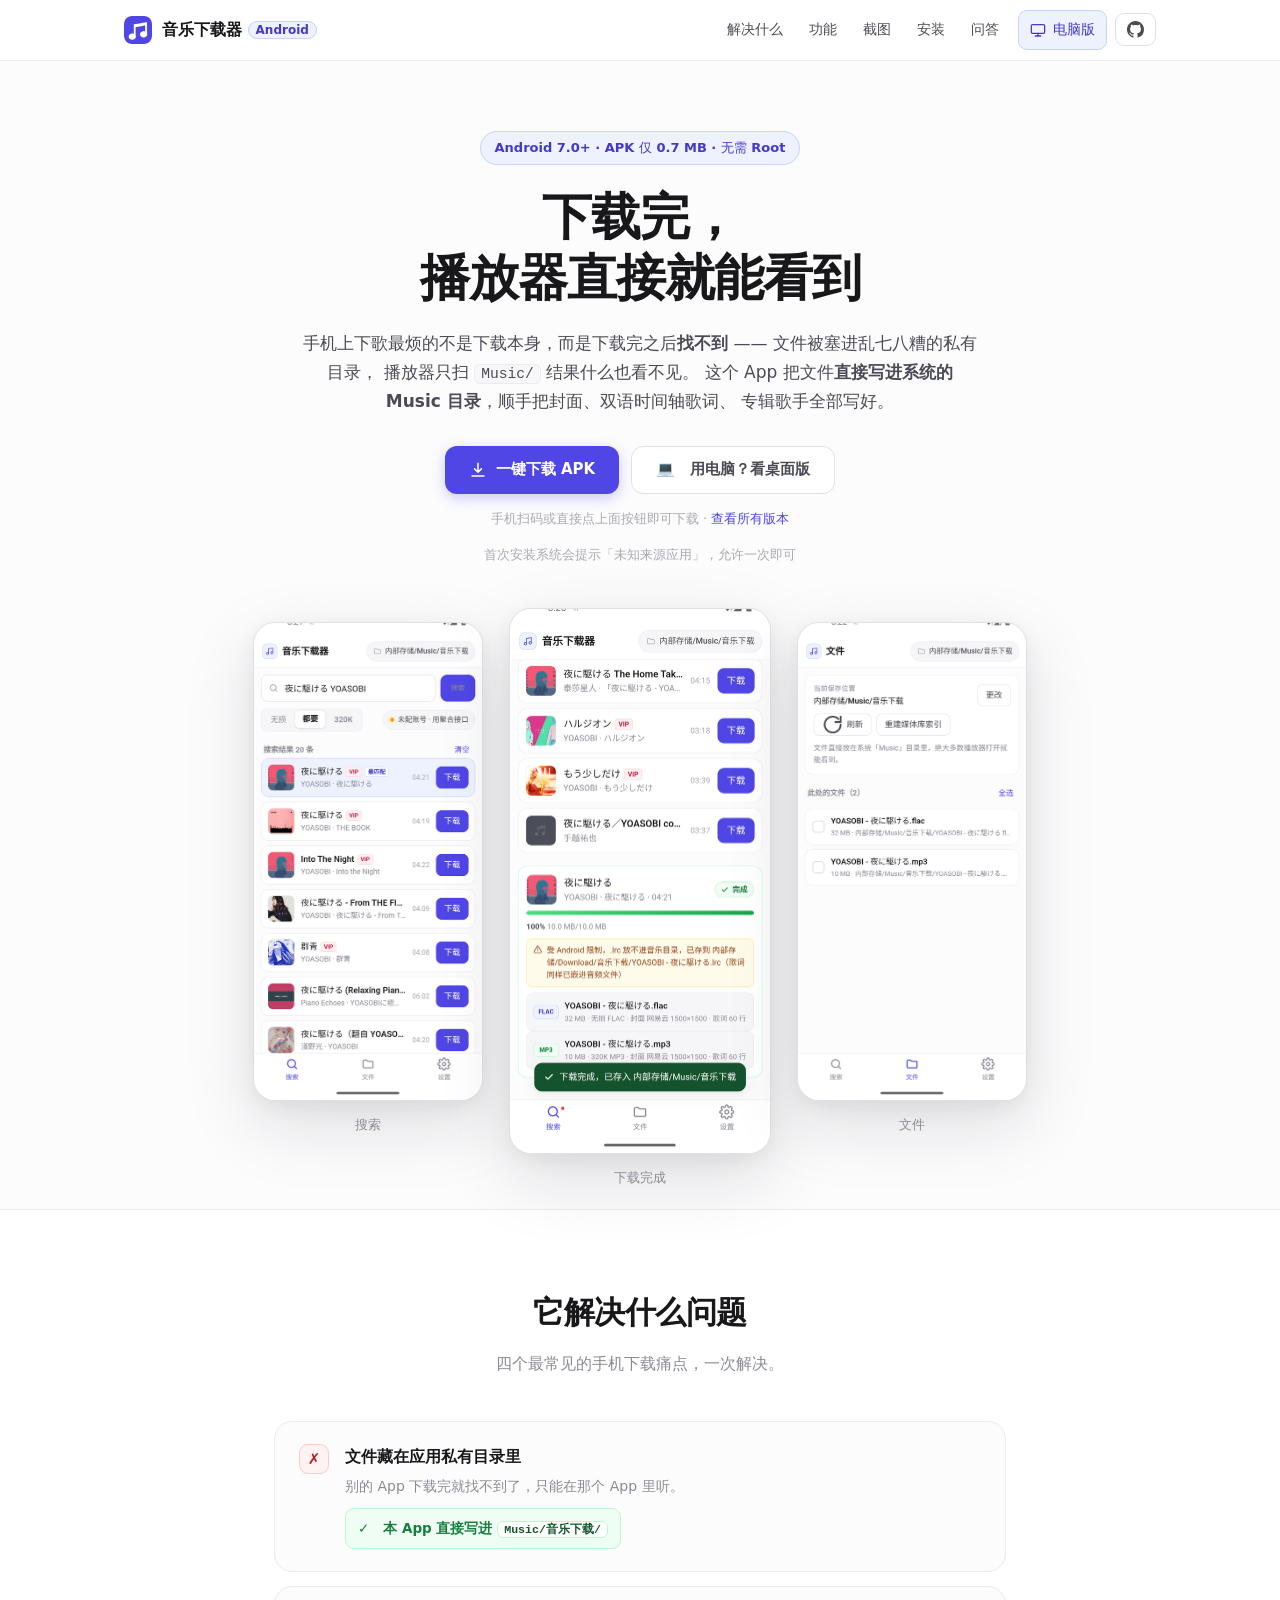
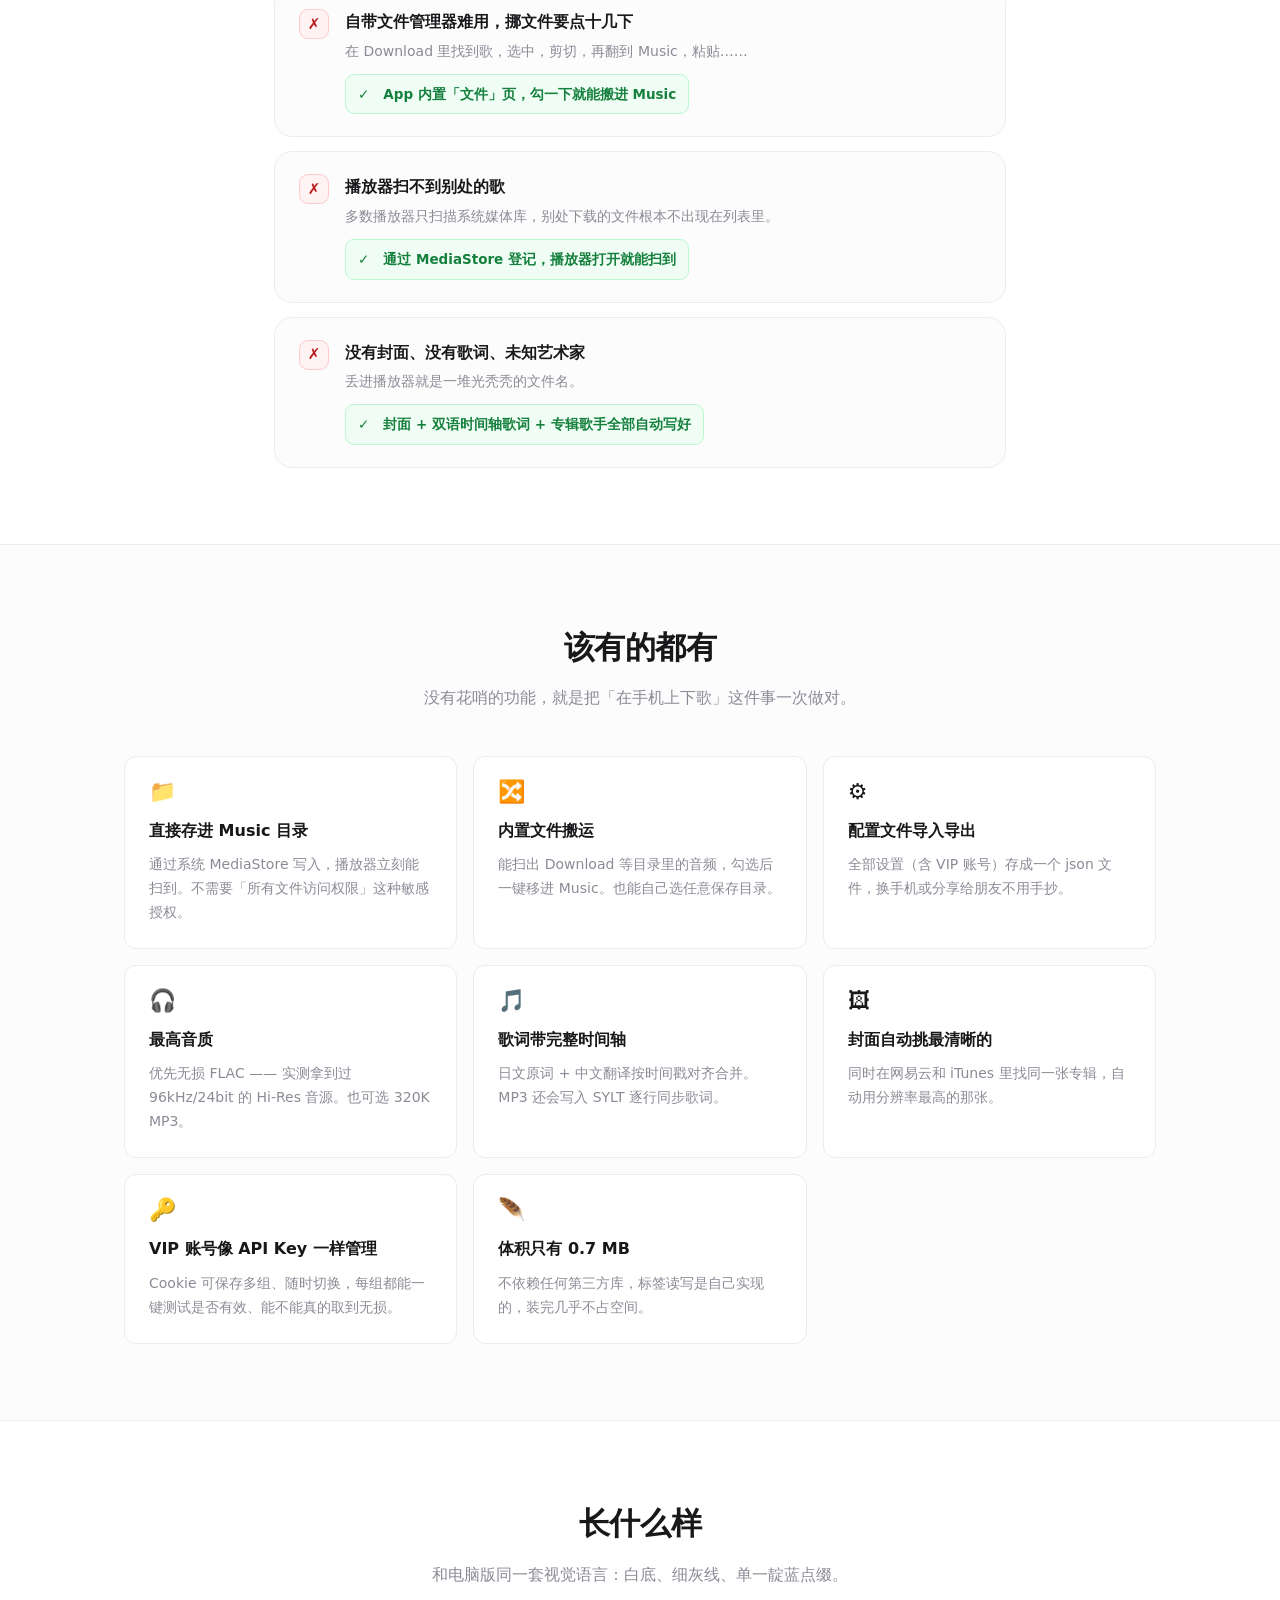
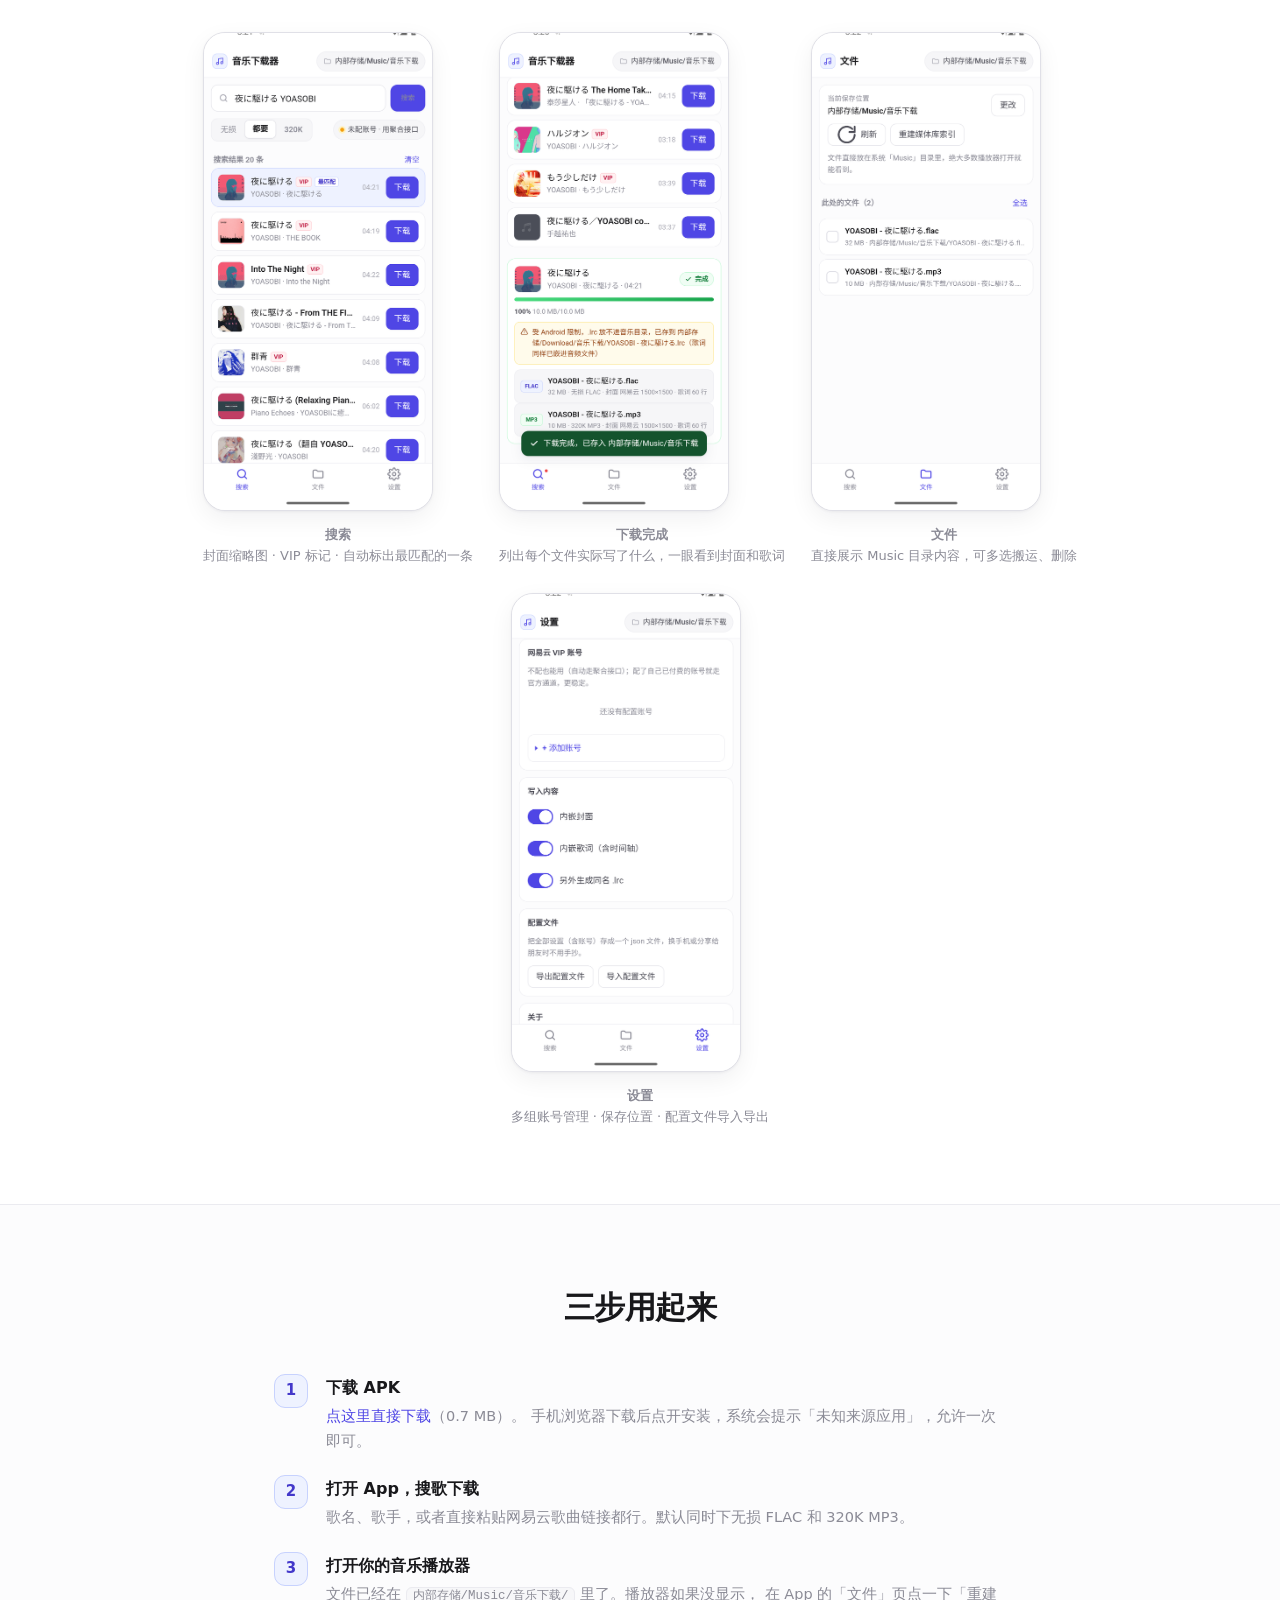
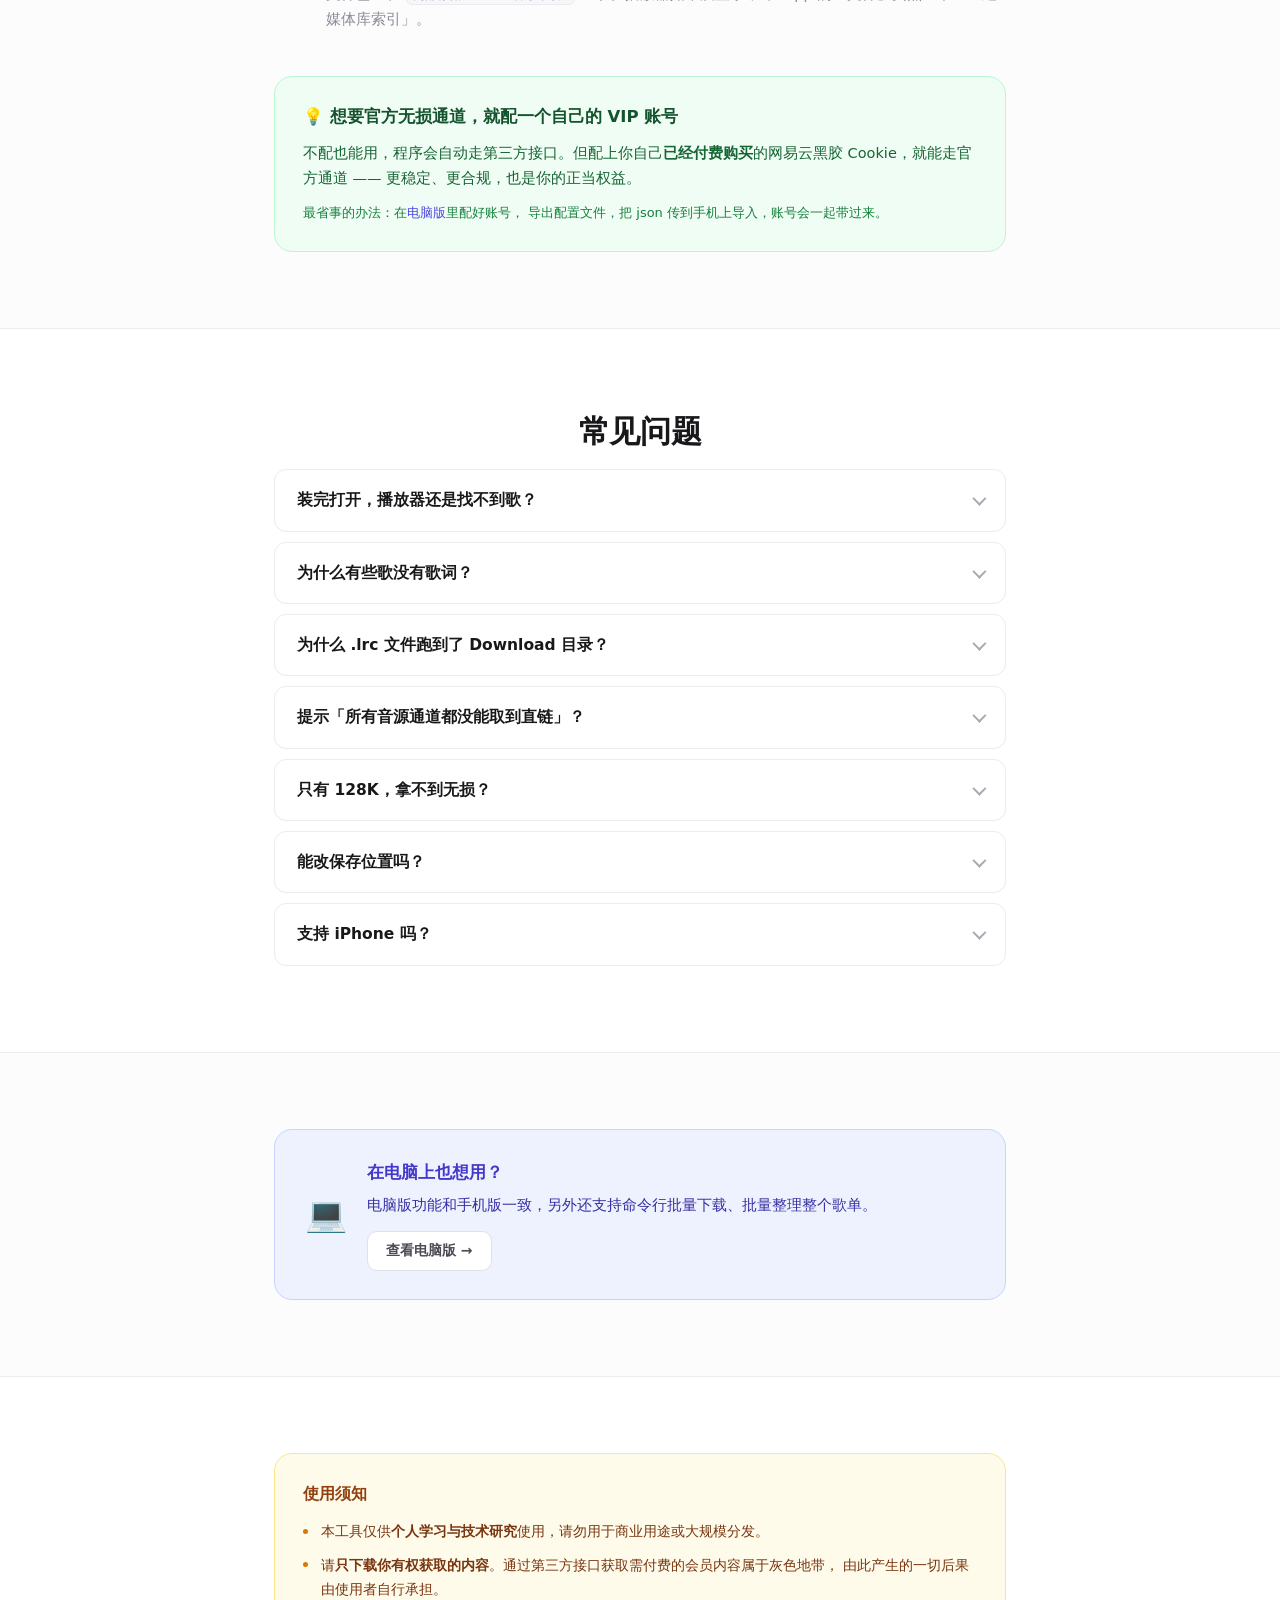
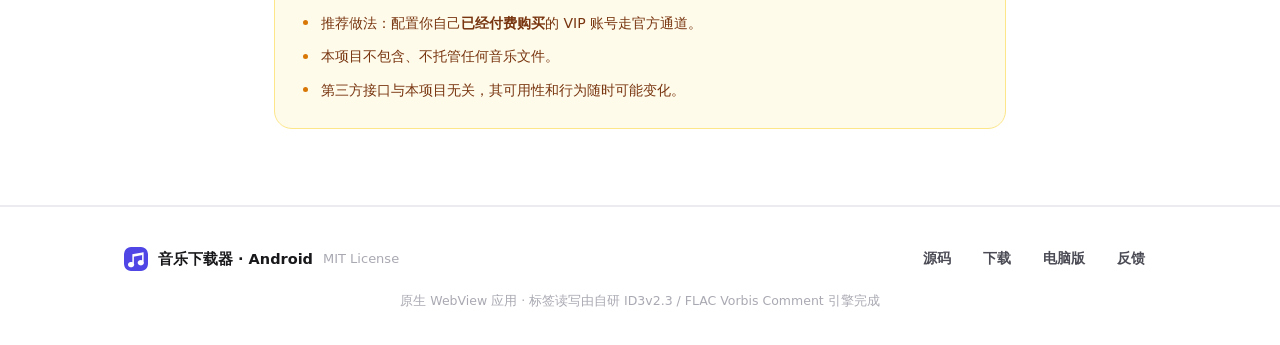
<file: docs/index.html>
<!DOCTYPE html>
<html lang="zh-CN">
<head>
<meta charset="UTF-8">
<meta name="viewport" content="width=device-width, initial-scale=1">
<title>音乐下载器 Android 版 — 下载完播放器直接就能看到</title>
<meta name="description" content="白色简约风的 Android 音乐下载工具。下载无损 FLAC / 320K MP3 的同时自动写入封面、双语时间轴歌词、专辑歌手标签，并直接存进系统 Music 目录，播放器立刻能扫到。">
<meta property="og:title" content="音乐下载器 · Android 版">
<meta property="og:description" content="下载完就能直接听，不用再手动把文件挪进 Music 文件夹">
<meta property="og:image" content="img/2-done.png">
<link rel="icon" href="img/icon.png">
<link rel="stylesheet" href="style.css">
</head>
<body>

<header class="nav">
  <div class="wrap nav-in">
    <a class="brand" href="#">
      <img src="img/icon.png" alt="" width="28" height="28">
      <span>音乐下载器 <em>Android</em></span>
    </a>
    <nav class="nav-links">
      <a href="#why">解决什么</a>
      <a href="#features">功能</a>
      <a href="#shots">截图</a>
      <a href="#start">安装</a>
      <a href="#faq">问答</a>
      <a class="gh desktop-link" href="https://nishicouqie.github.io/music-downloader/">
        <svg viewBox="0 0 24 24" width="16" height="16" fill="none" stroke="currentColor" stroke-width="1.9" stroke-linecap="round" stroke-linejoin="round"><rect x="2" y="4" width="20" height="13" rx="2"/><path d="M8 21h8M12 17v4"/></svg>
        <span>电脑版</span>
      </a>
      <a class="gh" href="https://github.com/nishicouqie/music-downloader-android" target="_blank" rel="noopener">
        <svg viewBox="0 0 16 16" width="17" height="17" fill="currentColor" aria-hidden="true"><path d="M8 0C3.58 0 0 3.58 0 8c0 3.54 2.29 6.53 5.47 7.59.4.07.55-.17.55-.38 0-.19-.01-.82-.01-1.49-2.01.37-2.53-.49-2.69-.94-.09-.23-.48-.94-.82-1.13-.28-.15-.68-.52-.01-.53.63-.01 1.08.58 1.23.82.72 1.21 1.87.87 2.33.66.07-.52.28-.87.51-1.07-1.78-.2-3.64-.89-3.64-3.95 0-.87.31-1.59.82-2.15-.08-.2-.36-1.02.08-2.12 0 0 .67-.21 2.2.82.64-.18 1.32-.27 2-.27s1.36.09 2 .27c1.53-1.04 2.2-.82 2.2-.82.44 1.1.16 1.92.08 2.12.51.56.82 1.27.82 2.15 0 3.07-1.87 3.75-3.65 3.95.29.25.54.73.54 1.48 0 1.07-.01 1.93-.01 2.2 0 .21.15.46.55.38A8.01 8.01 0 0 0 16 8c0-4.42-3.58-8-8-8z"/></svg>
      </a>
    </nav>
  </div>
</header>

<main>

<section class="hero">
  <div class="wrap">
    <div class="pill">Android 7.0+ · APK 仅 0.7 MB · 无需 Root</div>
    <h1>下载完，<br>播放器直接就能看到</h1>
    <p class="lead">
      手机上下歌最烦的不是下载本身，而是下载完之后<b>找不到</b> —— 文件被塞进乱七八糟的私有目录，
      播放器只扫 <code>Music/</code> 结果什么也看不见。
      这个 App 把文件<b>直接写进系统的 Music 目录</b>，顺手把封面、双语时间轴歌词、
      专辑歌手全部写好。
    </p>
    <div class="cta">
      <a class="btn btn-primary" href="https://github.com/nishicouqie/music-downloader-android/releases/latest/download/music-downloader-android.apk">
        <svg viewBox="0 0 24 24" width="18" height="18" fill="none" stroke="currentColor" stroke-width="2" stroke-linecap="round" stroke-linejoin="round"><path d="M12 3v12m0 0l-4.5-4.5M12 15l4.5-4.5M4 20h16"/></svg>
        一键下载 APK
      </a>
      <a class="btn btn-ghost" href="https://nishicouqie.github.io/music-downloader/">
        💻　用电脑？看桌面版
      </a>
    </div>
    <p class="note">
      手机扫码或直接点上面按钮即可下载 ·
      <a href="https://github.com/nishicouqie/music-downloader-android/releases">查看所有版本</a>
    </p>
    <p class="note">首次安装系统会提示「未知来源应用」，允许一次即可</p>
  </div>

  <div class="wrap">
    <div class="phones">
      <figure class="phone">
        <img src="img/1-search.png" alt="搜索界面">
        <figcaption>搜索</figcaption>
      </figure>
      <figure class="phone main-phone">
        <img src="img/2-done.png" alt="下载完成界面">
        <figcaption>下载完成</figcaption>
      </figure>
      <figure class="phone">
        <img src="img/3-files.png" alt="文件管理界面">
        <figcaption>文件</figcaption>
      </figure>
    </div>
  </div>
</section>

<section class="section alt" id="why">
  <div class="wrap narrow">
    <h2 class="h2">它解决什么问题</h2>
    <p class="h2sub">四个最常见的手机下载痛点，一次解决。</p>
    <div class="pains">
      <div class="pain">
        <div class="pain-x">✗</div>
        <div>
          <h3>文件藏在应用私有目录里</h3>
          <p>别的 App 下载完就找不到了，只能在那个 App 里听。</p>
          <div class="pain-ok">✓　本 App 直接写进 <code>Music/音乐下载/</code></div>
        </div>
      </div>
      <div class="pain">
        <div class="pain-x">✗</div>
        <div>
          <h3>自带文件管理器难用，挪文件要点十几下</h3>
          <p>在 Download 里找到歌，选中，剪切，再翻到 Music，粘贴……</p>
          <div class="pain-ok">✓　App 内置「文件」页，勾一下就能搬进 Music</div>
        </div>
      </div>
      <div class="pain">
        <div class="pain-x">✗</div>
        <div>
          <h3>播放器扫不到别处的歌</h3>
          <p>多数播放器只扫描系统媒体库，别处下载的文件根本不出现在列表里。</p>
          <div class="pain-ok">✓　通过 MediaStore 登记，播放器打开就能扫到</div>
        </div>
      </div>
      <div class="pain">
        <div class="pain-x">✗</div>
        <div>
          <h3>没有封面、没有歌词、未知艺术家</h3>
          <p>丢进播放器就是一堆光秃秃的文件名。</p>
          <div class="pain-ok">✓　封面 + 双语时间轴歌词 + 专辑歌手全部自动写好</div>
        </div>
      </div>
    </div>
  </div>
</section>

<section class="section" id="features">
  <div class="wrap">
    <h2 class="h2">该有的都有</h2>
    <p class="h2sub">没有花哨的功能，就是把「在手机上下歌」这件事一次做对。</p>
    <div class="grid">
      <div class="card">
        <div class="ico">📁</div>
        <h3>直接存进 Music 目录</h3>
        <p>通过系统 MediaStore 写入，播放器立刻能扫到。不需要「所有文件访问权限」这种敏感授权。</p>
      </div>
      <div class="card">
        <div class="ico">🔀</div>
        <h3>内置文件搬运</h3>
        <p>能扫出 Download 等目录里的音频，勾选后一键移进 Music。也能自己选任意保存目录。</p>
      </div>
      <div class="card">
        <div class="ico">⚙️</div>
        <h3>配置文件导入导出</h3>
        <p>全部设置（含 VIP 账号）存成一个 json 文件，换手机或分享给朋友不用手抄。</p>
      </div>
      <div class="card">
        <div class="ico">🎧</div>
        <h3>最高音质</h3>
        <p>优先无损 FLAC —— 实测拿到过 96kHz/24bit 的 Hi-Res 音源。也可选 320K MP3。</p>
      </div>
      <div class="card">
        <div class="ico">🎵</div>
        <h3>歌词带完整时间轴</h3>
        <p>日文原词 + 中文翻译按时间戳对齐合并。MP3 还会写入 SYLT 逐行同步歌词。</p>
      </div>
      <div class="card">
        <div class="ico">🖼</div>
        <h3>封面自动挑最清晰的</h3>
        <p>同时在网易云和 iTunes 里找同一张专辑，自动用分辨率最高的那张。</p>
      </div>
      <div class="card">
        <div class="ico">🔑</div>
        <h3>VIP 账号像 API Key 一样管理</h3>
        <p>Cookie 可保存多组、随时切换，每组都能一键测试是否有效、能不能真的取到无损。</p>
      </div>
      <div class="card">
        <div class="ico">🪶</div>
        <h3>体积只有 0.7 MB</h3>
        <p>不依赖任何第三方库，标签读写是自己实现的，装完几乎不占空间。</p>
      </div>
    </div>
  </div>
</section>

<section class="section alt" id="shots">
  <div class="wrap">
    <h2 class="h2">长什么样</h2>
    <p class="h2sub">和电脑版同一套视觉语言：白底、细灰线、单一靛蓝点缀。</p>
    <div class="shots-row">
      <figure class="phone">
        <img src="img/1-search.png" alt="搜索结果">
        <figcaption><b>搜索</b><br>封面缩略图 · VIP 标记 · 自动标出最匹配的一条</figcaption>
      </figure>
      <figure class="phone">
        <img src="img/2-done.png" alt="下载完成">
        <figcaption><b>下载完成</b><br>列出每个文件实际写了什么，一眼看到封面和歌词</figcaption>
      </figure>
      <figure class="phone">
        <img src="img/3-files.png" alt="文件管理">
        <figcaption><b>文件</b><br>直接展示 Music 目录内容，可多选搬运、删除</figcaption>
      </figure>
      <figure class="phone">
        <img src="img/5-settings-account.png" alt="设置">
        <figcaption><b>设置</b><br>多组账号管理 · 保存位置 · 配置文件导入导出</figcaption>
      </figure>
    </div>
  </div>
</section>

<section class="section" id="start">
  <div class="wrap narrow">
    <h2 class="h2">三步用起来</h2>
    <ol class="steps">
      <li>
        <span class="num">1</span>
        <div>
          <h3>下载 APK</h3>
          <p><a href="https://github.com/nishicouqie/music-downloader-android/releases/latest/download/music-downloader-android.apk">点这里直接下载</a>（0.7 MB）。
             手机浏览器下载后点开安装，系统会提示「未知来源应用」，允许一次即可。</p>
        </div>
      </li>
      <li>
        <span class="num">2</span>
        <div>
          <h3>打开 App，搜歌下载</h3>
          <p>歌名、歌手，或者直接粘贴网易云歌曲链接都行。默认同时下无损 FLAC 和 320K MP3。</p>
        </div>
      </li>
      <li>
        <span class="num">3</span>
        <div>
          <h3>打开你的音乐播放器</h3>
          <p>文件已经在 <code>内部存储/Music/音乐下载/</code> 里了。播放器如果没显示，
             在 App 的「文件」页点一下「重建媒体库索引」。</p>
        </div>
      </li>
    </ol>

    <div class="callout">
      <h3>💡 想要官方无损通道，就配一个自己的 VIP 账号</h3>
      <p>不配也能用，程序会自动走第三方接口。但配上你自己<b>已经付费购买</b>的网易云黑胶
         Cookie，就能走官方通道 —— 更稳定、更合规，也是你的正当权益。</p>
      <p class="small">最省事的办法：在<a href="https://nishicouqie.github.io/music-downloader/">电脑版</a>里配好账号，
         导出配置文件，把 json 传到手机上导入，账号会一起带过来。</p>
    </div>
  </div>
</section>

<section class="section alt" id="faq">
  <div class="wrap narrow">
    <h2 class="h2">常见问题</h2>

    <details>
      <summary>装完打开，播放器还是找不到歌？</summary>
      <p>先确认文件确实在 <code>内部存储/Music/音乐下载/</code>（App 的「文件」页能看到就说明在）。
         然后在「文件」页点一下「重建媒体库索引」，让系统重新扫描一次。</p>
      <p>部分播放器有自己的媒体库缓存，需要在它的设置里手动「重新扫描」。</p>
    </details>

    <details>
      <summary>为什么有些歌没有歌词？</summary>
      <p>歌词来自网易云。刚发布不久的新歌、纯音乐、冷门曲目在网易云本身就还没有歌词，
         这时 App 会明确提示「这首歌没有时间轴歌词」，音频和封面照常下载。</p>
    </details>

    <details>
      <summary>为什么 .lrc 文件跑到了 Download 目录？</summary>
      <p>Android 11 起，第三方应用不允许把非媒体文件写进 <code>Music/</code>，系统会直接拒绝。
         所以旁挂的 <code>.lrc</code> 会自动退到 <code>内部存储/Download/音乐下载/</code>。</p>
      <p><b>歌词本身照常可用</b> —— 已经嵌进音频文件的 USLT / LYRICS 标签里，任何主流播放器都能显示。
         如果你希望 .lrc 和音乐放一起，可以在设置里用「自己选一个目录」，通过系统选择器授权后就没有这个限制。</p>
    </details>

    <details>
      <summary>提示「所有音源通道都没能取到直链」？</summary>
      <p>三级通道全挂了。常见原因是第三方聚合接口临时限流或停止服务，或者这首歌要付费购买。
         点「重试」；到设置里点账号的「测试」检查 Cookie 是否还有效。</p>
    </details>

    <details>
      <summary>只有 128K，拿不到无损？</summary>
      <p>界面上会显示实际拿到的音质。显示「酷我 128K」说明前两级都没成功，降级到了兜底源。
         配一个网易云黑胶 VIP 账号走官方通道即可。</p>
    </details>

    <details>
      <summary>能改保存位置吗？</summary>
      <p>可以。设置 → 保存位置 →「自己选一个…」，用系统文件夹选择器挑任意目录。
         也可以只改 <code>Music/</code> 下的子目录名（默认 <code>音乐下载</code>）。</p>
    </details>

    <details>
      <summary>支持 iPhone 吗？</summary>
      <p>不支持。iOS 不开放「把文件写进公共音乐目录」这类操作，也无法复现本 App 的核心体验，
         而且上架需要 Mac 和苹果开发者账号。请使用 <a href="https://nishicouqie.github.io/music-downloader/">电脑版</a>。</p>
    </details>
  </div>
</section>

<section class="section">
  <div class="wrap narrow">
    <div class="cross">
      <div class="cross-ico">💻</div>
      <div>
        <h3>在电脑上也想用？</h3>
        <p>电脑版功能和手机版一致，另外还支持命令行批量下载、批量整理整个歌单。</p>
        <a class="btn btn-ghost btn-sm" href="https://nishicouqie.github.io/music-downloader/">
          查看电脑版 →
        </a>
      </div>
    </div>
  </div>
</section>

<section class="section alt">
  <div class="wrap narrow">
    <div class="warn">
      <h3>使用须知</h3>
      <ul>
        <li>本工具仅供<b>个人学习与技术研究</b>使用，请勿用于商业用途或大规模分发。</li>
        <li>请<b>只下载你有权获取的内容</b>。通过第三方接口获取需付费的会员内容属于灰色地带，
            由此产生的一切后果由使用者自行承担。</li>
        <li>推荐做法：配置你自己<b>已经付费购买</b>的 VIP 账号走官方通道。</li>
        <li>本项目不包含、不托管任何音乐文件。</li>
        <li>第三方接口与本项目无关，其可用性和行为随时可能变化。</li>
      </ul>
    </div>
  </div>
</section>

</main>

<footer class="foot">
  <div class="wrap">
    <div class="foot-in">
      <div>
        <img src="img/icon.png" alt="" width="24" height="24">
        <span>音乐下载器 · Android</span>
        <span class="dim">MIT License</span>
      </div>
      <div class="foot-links">
        <a href="https://github.com/nishicouqie/music-downloader-android">源码</a>
        <a href="https://github.com/nishicouqie/music-downloader-android/releases/latest">下载</a>
        <a href="https://nishicouqie.github.io/music-downloader/">电脑版</a>
        <a href="https://github.com/nishicouqie/music-downloader-android/issues">反馈</a>
      </div>
    </div>
    <p class="dis">原生 WebView 应用 · 标签读写由自研 ID3v2.3 / FLAC Vorbis Comment 引擎完成</p>
  </div>
</footer>

</body>
</html>
</file>
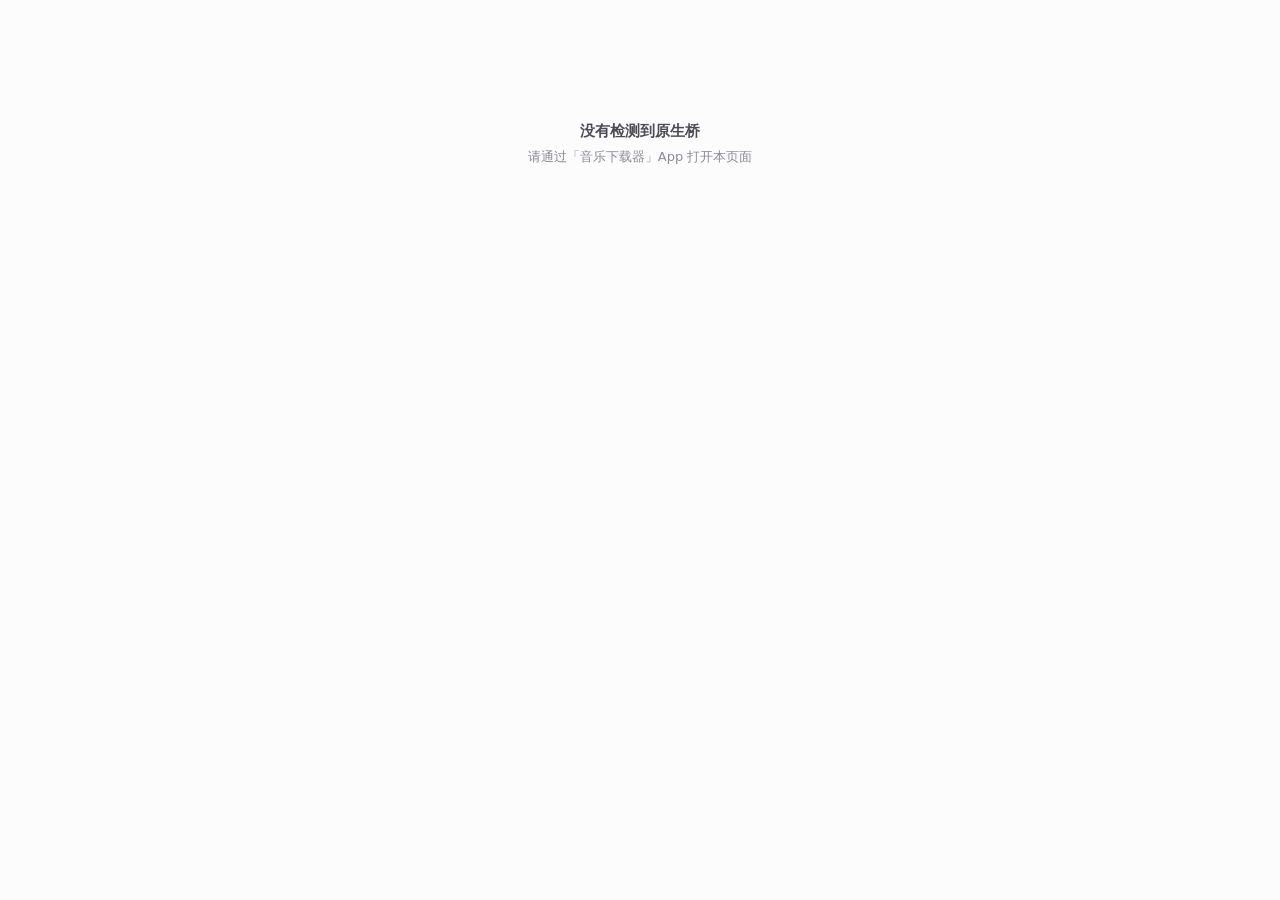
<file: app/src/main/assets/ui/index.html>
<!DOCTYPE html>
<html lang="zh-CN">
<head>
<meta charset="UTF-8">
<meta name="viewport" content="width=device-width,initial-scale=1,viewport-fit=cover,maximum-scale=1,user-scalable=no">
<meta name="theme-color" content="#ffffff">
<title>音乐下载器</title>
<link rel="stylesheet" href="style.css">
</head>
<body>

<header class="topbar">
  <div class="brand">
    <span class="brand-mark">
      <svg viewBox="0 0 24 24" fill="none" stroke="currentColor" stroke-width="2"
           stroke-linecap="round" stroke-linejoin="round">
        <path d="M9 18V5l12-2v13"/><circle cx="6" cy="18" r="3"/><circle cx="18" cy="16" r="3"/>
      </svg>
    </span>
    <span id="pageTitle">音乐下载器</span>
  </div>
  <button class="chip" id="btnTarget" title="保存位置">
    <svg viewBox="0 0 24 24" fill="none" stroke="currentColor" stroke-width="1.9"
         stroke-linecap="round" stroke-linejoin="round">
      <path d="M3 7a2 2 0 0 1 2-2h4l2 2h8a2 2 0 0 1 2 2v8a2 2 0 0 1-2 2H5a2 2 0 0 1-2-2z"/>
    </svg>
    <span id="targetText">…</span>
  </button>
</header>

<main id="main">

  <!-- ================= 搜索 ================= -->
  <section class="page" id="page-search">
    <div class="searchbox">
      <div class="search-wrap">
        <svg class="s-ico" viewBox="0 0 24 24" fill="none" stroke="currentColor"
             stroke-width="2.2" stroke-linecap="round">
          <circle cx="11" cy="11" r="7"/><path d="M20 20l-3.5-3.5"/>
        </svg>
        <input id="q" type="search" autocomplete="off" spellcheck="false"
               enterkeyhint="search" placeholder="歌名、歌手，或粘贴网易云链接">
        <button class="input-clear" id="btnClear" hidden aria-label="清空">
          <svg viewBox="0 0 24 24" fill="none" stroke="currentColor" stroke-width="2.2"
               stroke-linecap="round"><path d="M18 6 6 18M6 6l12 12"/></svg>
        </button>
      </div>
      <button class="btn btn-primary" id="btnSearch">
        <span class="lbl">搜索</span><span class="spin" hidden></span>
      </button>
    </div>

    <div class="chips-row">
      <div class="seg" id="segFormat">
        <button data-v="flac">无损</button>
        <button data-v="both">都要</button>
        <button data-v="mp3">320K</button>
      </div>
      <button class="status" id="sourceChip">
        <span class="dot"></span><span id="sourceText">…</span>
      </button>
    </div>

    <div id="results"></div>
    <div id="jobs"></div>
  </section>

  <!-- ================= 文件 ================= -->
  <section class="page" id="page-files" hidden>
    <div class="card">
      <div class="row-between">
        <div style="min-width:0">
          <div class="lbl">当前保存位置</div>
          <div class="path" id="filesTarget">…</div>
        </div>
        <button class="btn btn-sm btn-ghost" id="btnPickDir2">更改</button>
      </div>
      <div class="btn-row">
        <button class="btn btn-ghost btn-sm" id="btnRefresh">
          <svg viewBox="0 0 24 24" fill="none" stroke="currentColor" stroke-width="2"
               stroke-linecap="round" stroke-linejoin="round">
            <path d="M21 12a9 9 0 1 1-2.6-6.4M21 3v6h-6"/></svg>
          刷新
        </button>
        <button class="btn btn-ghost btn-sm" id="btnRescan">重建媒体库索引</button>
      </div>
      <p class="hint">文件直接放在系统「Music」目录里，绝大多数播放器打开就能看到。</p>
    </div>

    <div class="sec-head">
      <span id="mineCount">此处的文件</span>
      <button class="link" id="btnSelAll" hidden>全选</button>
    </div>
    <div id="mineList"></div>

    <div class="sec-head" id="elseHead" hidden>
      <span>其他位置发现的音频</span>
      <button class="link" id="btnScanElse">扫描</button>
    </div>
    <div id="elseList"></div>
    <p class="hint" id="elseHint" hidden>勾选后点「移动到这里」，就能把别处下载的歌收进 Music 目录。</p>
  </section>

  <!-- ================= 设置 ================= -->
  <section class="page" id="page-settings" hidden>
    <div class="card">
      <div class="grp-title">保存位置</div>
      <p class="hint" id="setTargetDesc">…</p>
      <div class="btn-row">
        <button class="btn btn-primary btn-sm" id="btnDefaultDir">用默认 Music 目录</button>
        <button class="btn btn-ghost btn-sm" id="btnPickDir">自己选一个…</button>
      </div>
      <label class="field">
        <span class="fl">子目录名</span>
        <input type="text" id="setDirName" placeholder="音乐下载">
      </label>
    </div>

    <div class="card">
      <div class="grp-title">下载</div>
      <label class="field">
        <span class="fl">默认格式</span>
        <div class="seg seg-full" id="setFormat">
          <button data-v="flac">无损 FLAC</button>
          <button data-v="both">都要</button>
          <button data-v="mp3">MP3 320K</button>
        </div>
      </label>
      <label class="field">
        <span class="fl">音源策略</span>
        <select id="setSource">
          <option value="official_first">官方 VIP 优先，失败自动降级</option>
          <option value="aggregator_only">只用聚合接口</option>
        </select>
      </label>
      <label class="field">
        <span class="fl">封面最大边长</span>
        <input type="number" id="setCoverMax" min="0" max="4000" step="100"
               inputmode="numeric">
      </label>
    </div>

    <div class="card">
      <div class="grp-title">网易云 VIP 账号</div>
      <p class="hint">不配也能用（自动走聚合接口）；配了自己已付费的账号就走官方通道，更稳定。</p>
      <div id="cookieList"></div>
      <details class="add-cookie" id="addCookieBox">
        <summary>+ 添加账号</summary>
        <div class="add-cookie-body">
          <label class="field">
            <span class="fl">名称</span>
            <input type="text" id="ckName" placeholder="例如：我的黑胶大号">
          </label>
          <label class="field">
            <span class="fl">MUSIC_U / Cookie</span>
            <textarea id="ckValue" rows="3" spellcheck="false"
                      placeholder="粘贴 MUSIC_U 的值，或整条 cookie 串"></textarea>
          </label>
          <div class="help">
            <b>最省事的拿法：</b>在电脑上用桌面版取好 Cookie，然后这里「导入配置文件」，
            账号会一起带过来，不用手抄。
          </div>
          <div class="btn-row btn-row-end">
            <button class="btn btn-ghost btn-sm" id="btnTestNew">先测一下</button>
            <button class="btn btn-primary btn-sm" id="btnAddCookie">保存</button>
          </div>
          <div id="testResult"></div>
        </div>
      </details>
    </div>

    <div class="card">
      <div class="grp-title">写入内容</div>
      <label class="switch"><input type="checkbox" id="setCover"><span></span>内嵌封面</label>
      <label class="switch"><input type="checkbox" id="setLyrics"><span></span>内嵌歌词（含时间轴）</label>
      <label class="switch"><input type="checkbox" id="setLrc"><span></span>另外生成同名 .lrc</label>
    </div>

    <div class="card">
      <div class="grp-title">配置文件</div>
      <p class="hint">把全部设置（含账号）存成一个 json 文件，换手机或分享给朋友时不用手抄。</p>
      <div class="btn-row">
        <button class="btn btn-ghost btn-sm" id="btnExport">导出配置文件</button>
        <button class="btn btn-ghost btn-sm" id="btnImport">导入配置文件</button>
      </div>
    </div>

    <div class="card">
      <div class="grp-title">关于</div>
      <p class="hint" id="aboutText">音乐下载器 Android 版</p>
      <p class="hint dim">标签读写由内置引擎完成，自研 ID3v2.3 / FLAC Vorbis Comment 写入，
        不依赖任何第三方库。</p>
    </div>

    <div class="card">
      <div class="grp-title">重置</div>
      <button class="btn btn-ghost btn-sm" id="btnReset">恢复默认设置</button>
    </div>

    <div class="foot-space"></div>
  </section>

</main>

<nav class="tabbar">
  <button class="tab active" data-tab="search">
    <svg viewBox="0 0 24 24" fill="none" stroke="currentColor" stroke-width="1.9"
         stroke-linecap="round"><circle cx="11" cy="11" r="7"/><path d="M20 20l-3.5-3.5"/></svg>
    <span>搜索</span><i class="badge-dot" id="tabBadge" hidden></i>
  </button>
  <button class="tab" data-tab="files">
    <svg viewBox="0 0 24 24" fill="none" stroke="currentColor" stroke-width="1.9"
         stroke-linecap="round" stroke-linejoin="round">
      <path d="M3 7a2 2 0 0 1 2-2h4l2 2h8a2 2 0 0 1 2 2v8a2 2 0 0 1-2 2H5a2 2 0 0 1-2-2z"/></svg>
    <span>文件</span>
  </button>
  <button class="tab" data-tab="settings">
    <svg viewBox="0 0 24 24" fill="none" stroke="currentColor" stroke-width="1.9"
         stroke-linecap="round" stroke-linejoin="round">
      <circle cx="12" cy="12" r="3"/>
      <path d="M19.4 15a1.7 1.7 0 0 0 .3 1.9l.1.1a2 2 0 1 1-2.8 2.8l-.1-.1a1.7 1.7 0 0 0-1.9-.3 1.7 1.7 0 0 0-1 1.5V21a2 2 0 1 1-4 0v-.1A1.7 1.7 0 0 0 9 19.4a1.7 1.7 0 0 0-1.9.3l-.1.1a2 2 0 1 1-2.8-2.8l.1-.1a1.7 1.7 0 0 0 .3-1.9 1.7 1.7 0 0 0-1.5-1H3a2 2 0 1 1 0-4h.1A1.7 1.7 0 0 0 4.6 9a1.7 1.7 0 0 0-.3-1.9l-.1-.1a2 2 0 1 1 2.8-2.8l.1.1a1.7 1.7 0 0 0 1.9.3H9a1.7 1.7 0 0 0 1-1.5V3a2 2 0 1 1 4 0v.1a1.7 1.7 0 0 0 1 1.5 1.7 1.7 0 0 0 1.9-.3l.1-.1a2 2 0 1 1 2.8 2.8l-.1.1a1.7 1.7 0 0 0-.3 1.9V9a1.7 1.7 0 0 0 1.5 1H21a2 2 0 1 1 0 4h-.1a1.7 1.7 0 0 0-1.5 1z"/></svg>
    <span>设置</span>
  </button>
</nav>

<div class="actionbar" id="actionBar" hidden>
  <span id="selText">已选 0 项</span>
  <div class="btn-row">
    <button class="btn btn-ghost btn-sm" id="btnMove">移动到这里</button>
    <button class="btn btn-danger btn-sm" id="btnDelete">删除</button>
  </div>
</div>

<div class="toasts" id="toasts"></div>

<script src="app.js"></script>
</body>
</html>
</file>
<file: docs/style.css>
/* ============================================================
   音乐下载器 Android · 项目主页
   与 App 同一套视觉语言：白底、细灰线、单一靛蓝点缀
   ============================================================ */

:root{
  --bg:#fcfcfd;
  --surface:#ffffff;
  --surface-2:#f7f7f9;
  --line:#ebebf0;
  --line-2:#e0e0e7;
  --ink:#18181b;
  --ink-2:#4b4b55;
  --muted:#8b8b96;
  --faint:#a9a9b3;
  --accent:#4f46e5;
  --accent-600:#4338ca;
  --accent-soft:#eef2ff;
  --accent-line:#c7d2fe;
  --ok:#15803d; --ok-soft:#f0fdf4; --ok-line:#bbf7d0;
  --warn:#b45309; --warn-soft:#fffbeb; --warn-line:#fde68a;
  --err:#b91c1c; --err-soft:#fef2f2; --err-line:#fecaca;
  --r:12px; --r-lg:18px;
  --sh-1:0 1px 2px rgba(20,20,30,.04);
  --sh-2:0 1px 3px rgba(20,20,30,.05), 0 8px 24px rgba(20,20,30,.06);
  --sh-3:0 24px 70px rgba(20,20,30,.13), 0 6px 20px rgba(20,20,30,.06);
}

*{box-sizing:border-box;margin:0;padding:0}
html{scroll-behavior:smooth}
body{
  font-family:"Segoe UI Variable Text","Segoe UI","Microsoft YaHei UI",
              "Microsoft YaHei","PingFang SC",system-ui,-apple-system,sans-serif;
  font-size:16px;line-height:1.7;color:var(--ink);background:var(--bg);
  -webkit-font-smoothing:antialiased;
}
a{color:var(--accent);text-decoration:none}
a:hover{text-decoration:underline}
img{max-width:100%;display:block}
code{font-family:"Cascadia Mono",Consolas,monospace;font-size:.86em;
  background:var(--surface-2);border:1px solid var(--line);
  padding:1px 6px;border-radius:6px;white-space:nowrap}
b,strong{font-weight:650}

.wrap{max-width:1080px;margin:0 auto;padding:0 24px}
.wrap.narrow{max-width:780px}

/* ---------------- 顶栏 ---------------- */
.nav{position:sticky;top:0;z-index:50;background:rgba(255,255,255,.85);
  backdrop:saturate(180%) blur(14px);border-bottom:1px solid var(--line)}
.nav-in{display:flex;align-items:center;justify-content:space-between;height:60px}
.brand{display:flex;align-items:center;gap:10px;color:var(--ink);
  font-weight:650;font-size:16px}
.brand:hover{text-decoration:none}
.brand img{border-radius:8px}
.brand em{font-style:normal;font-size:12px;font-weight:600;color:var(--accent-600);
  background:var(--accent-soft);border:1px solid var(--accent-line);
  padding:1px 7px;border-radius:99px;vertical-align:1px}
.nav-links{display:flex;align-items:center;gap:4px}
.nav-links a{color:var(--ink-2);font-size:14px;font-weight:500;
  padding:7px 11px;border-radius:9px;transition:background .15s,color .15s}
.nav-links a:hover{background:var(--surface-2);color:var(--ink);text-decoration:none}
.nav-links .gh{display:inline-flex;align-items:center;gap:7px;
  border:1px solid var(--line-2);background:var(--surface);margin-left:4px}
.nav-links .gh:hover{background:var(--surface-2)}
.nav-links .desktop-link{border:1px solid var(--accent-line);
  background:var(--accent-soft);color:var(--accent-600)}
.nav-links .desktop-link:hover{background:#e5e9ff}

/* ---------------- Hero ---------------- */
.hero{padding:70px 0 20px;text-align:center}
.pill{display:inline-block;font-size:13px;font-weight:550;color:var(--accent-600);
  background:var(--accent-soft);border:1px solid var(--accent-line);
  padding:5px 14px;border-radius:99px;margin-bottom:22px}
.hero h1{font-size:clamp(30px,5vw,50px);line-height:1.22;font-weight:750;
  letter-spacing:-.02em;margin-bottom:20px}
.lead{font-size:17px;color:var(--ink-2);max-width:680px;margin:0 auto 30px}
.cta{display:flex;gap:12px;justify-content:center;flex-wrap:wrap}
.btn{display:inline-flex;align-items:center;gap:9px;height:48px;padding:0 24px;
  border-radius:12px;font-size:15px;font-weight:600;
  transition:background .15s,box-shadow .15s,transform .08s}
.btn:hover{text-decoration:none}
.btn:active{transform:translateY(1px)}
.btn-primary{background:var(--accent);color:#fff;
  box-shadow:0 4px 14px rgba(79,70,229,.28)}
.btn-primary:hover{background:var(--accent-600)}
.btn-ghost{background:var(--surface);color:var(--ink-2);border:1px solid var(--line-2)}
.btn-ghost:hover{background:var(--surface-2)}
.btn-sm{height:40px;padding:0 18px;font-size:14px;border-radius:10px}
.note{font-size:13px;color:var(--faint);margin-top:14px}

/* ---------------- 手机截图 ---------------- */
.phones{display:flex;gap:26px;justify-content:center;align-items:flex-start;
  margin-top:56px;flex-wrap:wrap}
.phone{margin:0;text-align:center}
.phone img{width:230px;border-radius:22px;border:1px solid var(--line-2);
  box-shadow:var(--sh-3);background:var(--surface)}
.phone figcaption{font-size:13px;color:var(--muted);margin-top:14px;line-height:1.6}
.main-phone img{width:262px}
.main-phone{margin-top:-14px}
.shots-row{display:flex;gap:26px;justify-content:center;flex-wrap:wrap;margin-top:44px}
.shots-row .phone img{box-shadow:var(--sh-2)}

/* ---------------- 区块 ---------------- */
.section{padding:76px 0}
.section.alt{background:var(--surface);border-top:1px solid var(--line);
  border-bottom:1px solid var(--line)}
.h2{font-size:clamp(23px,3vw,31px);font-weight:720;letter-spacing:-.015em;
  text-align:center;margin-bottom:12px}
.h2sub{text-align:center;color:var(--muted);font-size:15.5px;margin-bottom:44px}

/* ---------------- 痛点对比 ---------------- */
.pains{display:grid;gap:14px;margin-top:40px}
.pain{display:flex;gap:16px;background:var(--bg);border:1px solid var(--line);
  border-radius:var(--r-lg);padding:22px 24px}
.pain-x{flex:0 0 auto;width:30px;height:30px;border-radius:9px;
  display:flex;align-items:center;justify-content:center;
  background:var(--err-soft);border:1px solid var(--err-line);color:var(--err);
  font-weight:700;font-size:15px}
.pain h3{font-size:15.5px;font-weight:650;margin-bottom:4px}
.pain p{font-size:14px;color:var(--muted);line-height:1.7}
.pain-ok{margin-top:10px;font-size:13.5px;font-weight:600;color:var(--ok);
  background:var(--ok-soft);border:1px solid var(--ok-line);
  border-radius:9px;padding:8px 12px;display:inline-block}
.pain-ok code{background:#fff;border-color:var(--ok-line);color:#14532d}

/* ---------------- 功能卡 ---------------- */
.grid{display:grid;gap:16px;margin-top:44px;
  grid-template-columns:repeat(auto-fit,minmax(268px,1fr))}
.card{background:var(--surface);border:1px solid var(--line);border-radius:var(--r);
  padding:24px;transition:border-color .18s,box-shadow .18s,transform .18s}
.card:hover{border-color:var(--line-2);box-shadow:var(--sh-2);transform:translateY(-2px)}
.card .ico{font-size:22px;line-height:1;margin-bottom:14px}
.card h3{font-size:16px;font-weight:650;margin-bottom:8px}
.card p{font-size:14px;color:var(--muted);line-height:1.72}

/* ---------------- 步骤 ---------------- */
.steps{list-style:none;margin-top:40px;display:grid;gap:22px}
.steps li{display:flex;gap:18px;align-items:flex-start}
.steps .num{flex:0 0 auto;width:34px;height:34px;border-radius:11px;
  background:var(--accent-soft);color:var(--accent-600);
  border:1px solid var(--accent-line);display:flex;align-items:center;
  justify-content:center;font-weight:700;font-size:15px}
.steps h3{font-size:16px;font-weight:650;margin-bottom:3px}
.steps p{font-size:14.5px;color:var(--muted)}

.callout{margin-top:44px;background:var(--ok-soft);border:1px solid var(--ok-line);
  border-radius:var(--r-lg);padding:26px 28px}
.callout h3{font-size:16.5px;font-weight:680;color:#14532d;margin-bottom:10px}
.callout p{font-size:14.5px;color:#166534;line-height:1.75}
.callout p + p{margin-top:10px}
.callout .small{font-size:13px;color:#15803d}
.callout code{background:#fff;border-color:var(--ok-line);color:#14532d}

/* ---------------- FAQ ---------------- */
details{background:var(--surface);border:1px solid var(--line);border-radius:var(--r);
  margin-bottom:10px;overflow:hidden;transition:border-color .16s}
details[open]{border-color:var(--line-2)}
summary{padding:17px 22px;font-weight:600;font-size:15.5px;cursor:pointer;
  list-style:none;display:flex;align-items:center;justify-content:space-between;
  gap:14px;user-select:none}
summary::-webkit-details-marker{display:none}
summary::after{content:"";flex:0 0 auto;width:8px;height:8px;
  border-right:2px solid var(--faint);border-bottom:2px solid var(--faint);
  transform:rotate(45deg) translateY(-2px);transition:transform .2s}
details[open] summary::after{transform:rotate(-135deg) translateY(-3px)}
summary:hover{background:var(--surface-2)}
details > p{padding:0 22px 18px;font-size:14.5px;color:var(--muted);line-height:1.8}
details > p + p{padding-top:0}

/* ---------------- 跨版本引导 ---------------- */
.cross{display:flex;gap:20px;align-items:center;background:var(--accent-soft);
  border:1px solid var(--accent-line);border-radius:var(--r-lg);padding:28px 30px}
.cross-ico{font-size:34px;line-height:1;flex:0 0 auto}
.cross h3{font-size:17px;font-weight:680;color:var(--accent-600);margin-bottom:6px}
.cross p{font-size:14.5px;color:#3730a3;margin-bottom:14px}
.cross .btn{background:#fff}
.cross .btn:hover{background:#f5f6ff}

/* ---------------- 须知 ---------------- */
.warn{background:var(--warn-soft);border:1px solid var(--warn-line);
  border-radius:var(--r-lg);padding:26px 28px}
.warn h3{font-size:16px;font-weight:680;color:#92400e;margin-bottom:12px}
.warn ul{list-style:none;display:grid;gap:9px}
.warn li{font-size:14px;color:#78350f;line-height:1.75;padding-left:18px;position:relative}
.warn li::before{content:"";position:absolute;left:0;top:.66em;width:5px;height:5px;
  border-radius:99px;background:#d97706}

/* ---------------- 页脚 ---------------- */
.foot{border-top:1px solid var(--line);background:var(--surface);padding:34px 0}
.foot-in{display:flex;align-items:center;justify-content:space-between;gap:18px;
  flex-wrap:wrap;margin-bottom:14px}
.foot-in > div{display:flex;align-items:center;gap:10px;font-weight:600;font-size:14.5px}
.foot-in img{border-radius:7px}
.foot-in .dim{font-weight:400;color:var(--faint);font-size:13px}
.foot-links{display:flex;gap:6px;flex-wrap:wrap}
.foot-links a{color:var(--ink-2);font-size:13.5px;padding:6px 11px;border-radius:8px}
.foot-links a:hover{background:var(--surface-2);text-decoration:none}
.dis{font-size:12.5px;color:var(--faint);text-align:center}

/* ---------------- 响应式 ---------------- */
@media (max-width:860px){
  .nav-links a:not(.gh):not(.desktop-link){display:none}
}
@media (max-width:720px){
  .nav-links .desktop-link span{display:none}
  .hero{padding:44px 0 10px}
  .section{padding:56px 0}
  .lead{font-size:15.5px}
  .cta{flex-direction:column;align-items:stretch}
  .cta .btn{justify-content:center}
  .phones{gap:16px;margin-top:36px}
  .phone img{width:150px;border-radius:16px}
  .main-phone img{width:170px}
  .main-phone{margin-top:-8px}
  .shots-row{gap:16px}
  .shots-row .phone img{width:150px}
  .callout,.warn,.cross{padding:22px}
  .cross{flex-direction:column;text-align:center;align-items:center}
}
</file>
<file: app/src/main/assets/ui/style.css>
/* ============================================================
   音乐下载器 Android —— 白色简约主题（触屏优化）
   ============================================================ */

:root{
  --bg:#fcfcfd;
  --surface:#ffffff;
  --surface-2:#f6f6f8;
  --line:#ebebf0;
  --line-2:#dedee5;
  --ink:#18181b;
  --ink-2:#4b4b55;
  --muted:#8b8b96;
  --faint:#a9a9b3;
  --accent:#4f46e5;
  --accent-600:#4338ca;
  --accent-soft:#eef2ff;
  --accent-line:#c7d2fe;
  --ok:#15803d; --ok-soft:#f0fdf4; --ok-line:#bbf7d0;
  --warn:#b45309; --warn-soft:#fffbeb; --warn-line:#fde68a;
  --err:#b91c1c; --err-soft:#fef2f2; --err-line:#fecaca;
  --r:14px; --r-sm:10px;
  --sh-1:0 1px 2px rgba(20,20,30,.05);
  --sh-2:0 1px 3px rgba(20,20,30,.06),0 6px 20px rgba(20,20,30,.06);
  --top:56px;
  --bot:calc(58px + env(safe-area-inset-bottom,0px));
}

*{box-sizing:border-box;margin:0;padding:0;-webkit-tap-highlight-color:transparent}
html,body{height:100%}
body{
  font-family:-apple-system,"HarmonyOS Sans SC","Noto Sans CJK SC",
              "Source Han Sans SC","Microsoft YaHei",system-ui,sans-serif;
  font-size:15px;line-height:1.55;color:var(--ink);background:var(--bg);
  -webkit-font-smoothing:antialiased;
  overscroll-behavior-y:none;
}
button,input,select,textarea{font:inherit;color:inherit}
button{border:none;background:none;cursor:pointer}
svg{width:100%;height:100%;display:block}
code{font-family:monospace;background:var(--surface-2);border:1px solid var(--line);
  padding:0 4px;border-radius:4px;font-size:.86em}
[hidden]{display:none !important}
.dim{color:var(--muted)}

/* ---------------- 顶栏 ---------------- */
.topbar{
  position:fixed;top:0;left:0;right:0;height:var(--top);z-index:30;
  display:flex;align-items:center;justify-content:space-between;
  padding:0 12px 0 14px;
  background:rgba(255,255,255,.9);
  backdrop:saturate(180%) blur(14px);
  border-bottom:1px solid var(--line);
  padding-top:env(safe-area-inset-top,0px);
  height:calc(var(--top) + env(safe-area-inset-top,0px));
}
.brand{display:flex;align-items:center;gap:8px;min-width:0}
.brand-mark{
  width:26px;height:26px;padding:5px;border-radius:8px;flex:0 0 auto;
  background:var(--accent-soft);color:var(--accent);
  border:1px solid var(--accent-line);
}
.brand span{font-weight:650;font-size:16px}
.chip{
  display:inline-flex;align-items:center;gap:6px;max-width:52%;
  height:34px;padding:0 11px;border-radius:99px;
  background:var(--surface-2);border:1px solid var(--line);
  font-size:12.5px;color:var(--ink-2);font-weight:500;
}
.chip svg{width:14px;height:14px;flex:0 0 auto;color:var(--faint)}
.chip span{overflow:hidden;text-overflow:ellipsis;white-space:nowrap}
.chip:active{background:var(--line)}

/* ---------------- 主体 ---------------- */
#main{
  position:fixed;left:0;right:0;overflow-y:auto;-webkit-overflow-scrolling:touch;
  top:calc(var(--top) + env(safe-area-inset-top,0px));
  bottom:var(--bot);
  padding:12px 12px 24px;
}
.page{display:flex;flex-direction:column;gap:12px}
.foot-space{height:8px}

/* ---------------- 搜索框 ---------------- */
.searchbox{display:flex;gap:8px}
.search-wrap{position:relative;flex:1;display:flex;align-items:center;min-width:0}
.s-ico{position:absolute;left:13px;width:17px;height:17px;color:var(--faint);
  pointer-events:none}
.search-wrap input{
  width:100%;height:46px;padding:0 38px 0 40px;
  border:1px solid var(--line-2);border-radius:12px;background:var(--surface);
  outline:none;font-size:15px;
}
.search-wrap input::placeholder{color:var(--faint);font-size:14px}
.search-wrap input:focus{border-color:var(--accent-line);
  box-shadow:0 0 0 3px var(--accent-soft)}
.input-clear{position:absolute;right:6px;width:32px;height:32px;padding:8px;
  border-radius:99px;color:var(--faint)}
.btn{
  display:inline-flex;align-items:center;justify-content:center;gap:6px;
  height:46px;padding:0 18px;border-radius:12px;font-weight:600;font-size:15px;
  white-space:nowrap;transition:background .15s,transform .08s;
}
.btn:active{transform:scale(.97)}
.btn-primary{background:var(--accent);color:#fff;box-shadow:var(--sh-1)}
.btn-primary:active{background:var(--accent-600)}
.btn-primary:disabled{background:#c3c3cf}
.btn-ghost{background:var(--surface);border:1px solid var(--line-2);color:var(--ink-2)}
.btn-danger{background:var(--err-soft);border:1px solid var(--err-line);color:var(--err)}
.btn-sm{height:38px;padding:0 14px;font-size:14px;border-radius:10px}
.btn-row{display:flex;gap:8px;flex-wrap:wrap;align-items:center}
.btn-row-end{justify-content:flex-end}
.spin{width:15px;height:15px;border-radius:99px;flex:0 0 auto;
  border:2px solid rgba(255,255,255,.4);border-top-color:#fff;
  animation:sp .7s linear infinite}
@keyframes sp{to{transform:rotate(360deg)}}

/* ---------------- 分段 / 状态 ---------------- */
.chips-row{display:flex;align-items:center;gap:8px}
.seg{display:inline-flex;padding:3px;gap:2px;border-radius:11px;
  background:var(--surface-2);border:1px solid var(--line);flex:0 0 auto}
.seg button{height:32px;padding:0 13px;border-radius:8px;font-size:13.5px;
  font-weight:550;color:var(--muted);transition:background .15s,color .15s}
.seg button.active{background:var(--surface);color:var(--ink);font-weight:650;
  box-shadow:var(--sh-1);border:1px solid var(--line-2);margin:-1px;height:32px}
.seg-full{display:flex;width:100%}
.seg-full button{flex:1;height:38px}
.seg-full button.active{height:38px}
.status{
  display:inline-flex;align-items:center;gap:6px;margin-left:auto;
  height:34px;padding:0 11px;border-radius:99px;max-width:58%;
  background:var(--surface-2);border:1px solid var(--line);
  font-size:12.5px;color:var(--ink-2)
}
.status span{overflow:hidden;text-overflow:ellipsis;white-space:nowrap}
.status .dot{width:7px;height:7px;border-radius:99px;background:var(--faint);flex:0 0 auto}
.status.ok .dot{background:#22c55e;box-shadow:0 0 0 3px #dcfce7}
.status.warn .dot{background:#f59e0b;box-shadow:0 0 0 3px #fef3c7}

/* ---------------- 卡片 ---------------- */
.card{background:var(--surface);border:1px solid var(--line);
  border-radius:var(--r);padding:14px;display:flex;flex-direction:column;gap:11px}
.grp-title{font-size:13px;font-weight:700;color:var(--ink-2);letter-spacing:.02em}
.lbl{font-size:12px;color:var(--muted)}
.hint{font-size:12.5px;color:var(--muted);line-height:1.65}
.path{font-size:13.5px;font-weight:600;color:var(--ink);
  word-break:break-all;margin-top:2px}
.row-between{display:flex;align-items:center;justify-content:space-between;gap:10px}
.sec-head{display:flex;align-items:center;justify-content:space-between;
  padding:6px 4px 0;font-size:13px;font-weight:650;color:var(--muted)}
.link{color:var(--accent);font-size:13px;font-weight:600;padding:4px 6px;border-radius:6px}

/* ---------------- 搜索结果 ---------------- */
.res{
  display:flex;align-items:center;gap:11px;
  background:var(--surface);border:1px solid var(--line);
  border-radius:var(--r);padding:10px 11px;margin-bottom:8px;
}
.res.best{border-color:var(--accent-line);background:var(--accent-soft)}
.cover{width:46px;height:46px;border-radius:9px;flex:0 0 auto;object-fit:cover;
  background:var(--surface-2);border:1px solid var(--line);
  display:flex;align-items:center;justify-content:center;color:#d4d4dc}
.cover svg{width:20px;height:20px}
.res-main{flex:1;min-width:0}
.res-title{font-weight:600;font-size:14.5px;overflow:hidden;
  text-overflow:ellipsis;white-space:nowrap}
.res-sub{font-size:12.5px;color:var(--muted);margin-top:1px;overflow:hidden;
  text-overflow:ellipsis;white-space:nowrap}
.tag{display:inline-flex;align-items:center;height:17px;padding:0 5px;
  border-radius:4px;font-size:10px;font-weight:700;vertical-align:1px;
  margin-left:5px}
.tag-vip{background:#fff1f2;color:#be123c;border:1px solid #fecdd3}
.tag-best{background:#fff;color:var(--accent-600);border:1px solid var(--accent-line)}
.res .btn{flex:0 0 auto}
.dur{font-size:12px;color:var(--faint);flex:0 0 auto}

/* ---------------- 任务卡片 ---------------- */
.job{background:var(--surface);border:1px solid var(--line);
  border-radius:var(--r);padding:12px;margin-bottom:9px;
  display:flex;flex-direction:column;gap:9px}
.job.running{border-color:var(--accent-line);box-shadow:var(--sh-2)}
.job.done{border-color:var(--ok-line)}
.job.error{border-color:var(--err-line);background:var(--err-soft)}
.job-top{display:flex;gap:11px;align-items:center}
.job-main{flex:1;min-width:0}
.job-title{font-weight:600;font-size:14.5px;overflow:hidden;
  text-overflow:ellipsis;white-space:nowrap}
.job-sub{font-size:12.5px;color:var(--muted);margin-top:1px;overflow:hidden;
  text-overflow:ellipsis;white-space:nowrap}
.st{display:inline-flex;align-items:center;gap:5px;height:24px;padding:0 9px;
  border-radius:99px;font-size:11.5px;font-weight:650;flex:0 0 auto}
.st-run{background:var(--accent-soft);color:var(--accent-600)}
.st-done{background:var(--ok-soft);color:var(--ok);border:1px solid var(--ok-line)}
.st-err{background:var(--err-soft);color:var(--err);border:1px solid var(--err-line)}
.st svg{width:12px;height:12px}
.stage{display:flex;align-items:center;gap:7px;font-size:12.5px;color:var(--ink-2)}
.mini-spin{width:12px;height:12px;border-radius:99px;flex:0 0 auto;
  border:2px solid var(--accent-line);border-top-color:var(--accent);
  animation:sp .7s linear infinite}
.bar{height:6px;border-radius:99px;background:#f1f1f5;overflow:hidden}
.bar-fill{height:100%;border-radius:99px;width:0%;
  background:linear-gradient(90deg,#818cf8,var(--accent));
  transition:width .3s cubic-bezier(.4,0,.2,1)}
.bar-fill.indet{width:35%;animation:indet 1.25s ease-in-out infinite}
@keyframes indet{0%{margin-left:-35%}100%{margin-left:100%}}
.bar.done .bar-fill{background:linear-gradient(90deg,#4ade80,#16a34a)}
.metrics{display:flex;gap:10px;flex-wrap:wrap;font-size:11.5px;color:var(--muted);
  font-variant-numeric:tabular-nums}
.metrics b{color:var(--ink-2)}
.file-row{display:flex;align-items:center;gap:9px;padding:9px 10px;
  border:1px solid var(--line);border-radius:10px;background:var(--surface-2)}
.ext{width:38px;height:21px;border-radius:5px;display:flex;align-items:center;
  justify-content:center;font-size:9.5px;font-weight:800;flex:0 0 auto;
  background:#fff;border:1px solid var(--line-2);color:var(--ink-2)}
.ext.flac{background:#eef2ff;border-color:var(--accent-line);color:var(--accent-600)}
.ext.mp3{background:#f0fdf4;border-color:var(--ok-line);color:var(--ok)}
.fr-info{flex:1;min-width:0}
.fr-name{font-size:13px;font-weight:550;overflow:hidden;
  text-overflow:ellipsis;white-space:nowrap}
.fr-tags{font-size:11px;color:var(--muted);margin-top:1px}
.warn-row{display:flex;gap:7px;padding:8px 10px;border-radius:9px;font-size:12px;
  background:var(--warn-soft);border:1px solid var(--warn-line);color:#92400e}
.warn-row svg{width:13px;height:13px;flex:0 0 auto;margin-top:1px}
.err-box{border:1px solid var(--err-line);background:#fff;border-radius:11px;
  padding:11px 12px}
.err-title{font-weight:650;color:var(--err);font-size:13.5px;display:flex;gap:8px}
.err-title svg{width:15px;height:15px;flex:0 0 auto;margin-top:2px}
.err-hint{font-size:12.5px;color:#7f1d1d;margin-top:5px;line-height:1.6}
.err-box details{margin-top:8px}
.err-box summary{font-size:12px;color:#9f1239}
.err-box pre{margin-top:6px;font-size:11px;white-space:pre-wrap;word-break:break-all;
  background:var(--surface-2);border-radius:7px;padding:8px;color:#57534e;
  max-height:150px;overflow:auto;font-family:monospace}

/* ---------------- 文件列表 ---------------- */
.fitem{display:flex;align-items:center;gap:11px;background:var(--surface);
  border:1px solid var(--line);border-radius:var(--r);padding:11px 12px;
  margin-bottom:7px}
.fitem.sel{border-color:var(--accent-line);background:var(--accent-soft)}
.fitem .ck{width:21px;height:21px;border-radius:6px;flex:0 0 auto;
  border:1.5px solid var(--line-2);display:flex;align-items:center;justify-content:center;
  color:#fff;transition:background .15s,border-color .15s}
.fitem.sel .ck{background:var(--accent);border-color:var(--accent)}
.fitem .ck svg{width:14px;height:14px;opacity:0}
.fitem.sel .ck svg{opacity:1}
.fitem .fi-main{flex:1;min-width:0}
.fitem .fi-name{font-size:13.5px;font-weight:550;overflow:hidden;
  text-overflow:ellipsis;white-space:nowrap}
.fitem .fi-sub{font-size:11.5px;color:var(--muted);margin-top:1px;
  overflow:hidden;text-overflow:ellipsis;white-space:nowrap}

/* ---------------- 表单 ---------------- */
.field{display:flex;flex-direction:column;gap:6px}
.fl{font-size:12.5px;font-weight:600;color:var(--ink-2)}
.field input,.field select,.field textarea{
  width:100%;height:44px;padding:0 12px;border:1px solid var(--line-2);
  border-radius:10px;background:var(--surface);outline:none;font-size:15px;
}
.field textarea{height:auto;padding:10px 12px;resize:vertical;
  font-family:monospace;font-size:12.5px;line-height:1.5}
.field input:focus,.field textarea:focus,.field select:focus{
  border-color:var(--accent-line);box-shadow:0 0 0 3px var(--accent-soft)}
.field select{appearance:none;
  background-image:url("data:image/svg+xml;utf8,<svg xmlns='http://www.w3.org/2000/svg' viewBox='0 0 24 24' fill='none' stroke='%238b8b96' stroke-width='2' stroke-linecap='round'><path d='M6 9l6 6 6-6'/></svg>");
  background-repeat:no-repeat;background-position:right 11px center;background-size:16px;
  padding-right:36px}
.switch{display:flex;align-items:center;gap:11px;font-size:14.5px;color:var(--ink-2);
  min-height:44px}
.switch input{position:absolute;opacity:0;pointer-events:none}
.switch span{width:44px;height:26px;border-radius:99px;background:#dcdce3;
  position:relative;flex:0 0 auto;transition:background .2s}
.switch span::after{content:"";position:absolute;top:2px;left:2px;width:22px;
  height:22px;border-radius:99px;background:#fff;box-shadow:var(--sh-1);
  transition:transform .2s cubic-bezier(.3,1.4,.5,1)}
.switch input:checked + span{background:var(--accent)}
.switch input:checked + span::after{transform:translateX(18px)}

/* 账号 */
.ck-row{display:flex;align-items:center;gap:10px;padding:11px;border:1px solid var(--line);
  border-radius:11px;margin-bottom:7px;background:var(--surface)}
.ck-row.active{border-color:var(--accent-line);background:var(--accent-soft)}
.ck-radio{width:19px;height:19px;border-radius:99px;flex:0 0 auto;
  border:1.5px solid var(--line-2);transition:border .15s}
.ck-row.active .ck-radio{border-color:var(--accent);border-width:6px}
.ck-info{flex:1;min-width:0}
.ck-name{font-size:14px;font-weight:600;overflow:hidden;
  text-overflow:ellipsis;white-space:nowrap}
.ck-meta{font-size:11.5px;color:var(--muted);margin-top:1px;overflow:hidden;
  text-overflow:ellipsis;white-space:nowrap}
.ck-meta.ok{color:var(--ok)} .ck-meta.err{color:var(--err)}
.add-cookie{border:1px solid var(--line);border-radius:11px;background:var(--surface)}
.add-cookie summary{padding:12px;font-size:14px;font-weight:600;color:var(--accent);
  list-style:none;display:flex;align-items:center;gap:8px}
.add-cookie summary::-webkit-details-marker{display:none}
.add-cookie summary::before{content:"";width:0;height:0;flex:0 0 auto;
  border-left:5px solid currentColor;border-top:4px solid transparent;
  border-bottom:4px solid transparent;transition:transform .18s}
.add-cookie[open] summary::before{transform:rotate(90deg)}
.add-cookie-body{padding:0 12px 12px;display:flex;flex-direction:column;gap:11px}
.help{font-size:12px;line-height:1.7;color:var(--ink-2);background:var(--surface-2);
  border:1px solid var(--line);border-radius:9px;padding:10px}
.test-out{border-radius:10px;padding:11px;font-size:12.5px;line-height:1.6;
  border:1px solid var(--line);background:var(--surface-2)}
.test-out.ok{background:var(--ok-soft);border-color:var(--ok-line);color:#14532d}
.test-out.err{background:var(--err-soft);border-color:var(--err-line);color:#7f1d1d}

/* ---------------- 底部导航 ---------------- */
.tabbar{
  position:fixed;left:0;right:0;bottom:0;z-index:40;
  height:var(--bot);padding-bottom:env(safe-area-inset-bottom,0px);
  display:flex;background:rgba(255,255,255,.94);
  backdrop:saturate(180%) blur(14px);
  border-top:1px solid var(--line);
}
.tab{flex:1;display:flex;flex-direction:column;align-items:center;
  justify-content:center;gap:3px;color:var(--muted);font-size:11px;
  font-weight:600;position:relative;transition:color .15s}
.tab svg{width:23px;height:23px}
.tab.active{color:var(--accent)}
.badge-dot{position:absolute;top:9px;right:calc(50% - 18px);width:8px;height:8px;
  border-radius:99px;background:#ef4444;border:1.5px solid #fff}

/* 多选操作条 */
.actionbar{
  position:fixed;left:0;right:0;z-index:39;
  bottom:var(--bot);padding:10px 12px;
  display:flex;align-items:center;justify-content:space-between;gap:10px;
  background:var(--surface);border-top:1px solid var(--line);
  box-shadow:0 -4px 16px rgba(20,20,30,.06);
}
.actionbar span{font-size:13px;font-weight:600;color:var(--ink-2)}

/* ---------------- toast ---------------- */
.toasts{position:fixed;left:12px;right:12px;z-index:100;
  bottom:calc(var(--bot) + 12px);
  display:flex;flex-direction:column;gap:8px;align-items:center;
  pointer-events:none}
.toast{display:flex;align-items:center;gap:8px;padding:11px 15px;border-radius:12px;
  background:#18181b;color:#fff;font-size:13.5px;box-shadow:var(--sh-2);
  max-width:100%;animation:tin .2s cubic-bezier(.2,.9,.3,1.1)}
.toast.ok{background:#14532d} .toast.err{background:#7f1d1d}
.toast svg{width:15px;height:15px;flex:0 0 auto}
@keyframes tin{from{opacity:0;transform:translateY(10px)}to{opacity:1;transform:none}}

.empty{text-align:center;padding:40px 20px;color:var(--muted);font-size:13px}
.empty .ea{width:52px;height:52px;margin:0 auto 14px;padding:13px;color:#cfcfd8;
  background:var(--surface);border:1px solid var(--line);border-radius:16px}
.empty b{display:block;color:var(--ink-2);font-size:14.5px;margin-bottom:5px}
</file>
